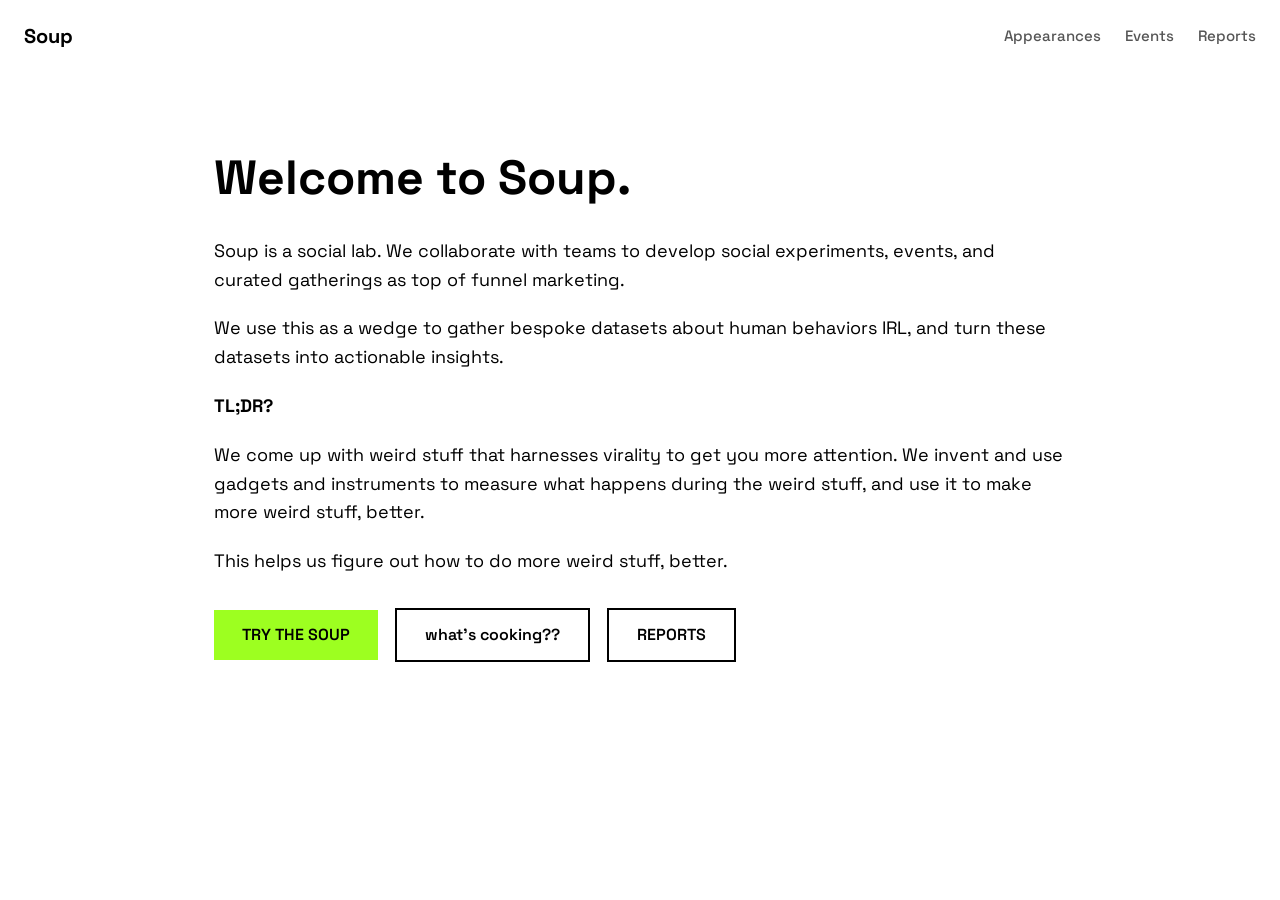
<file: index.html>
<!DOCTYPE html>
<html lang="en">
<head>
  <meta charset="UTF-8">
  <meta name="viewport" content="width=device-width, initial-scale=1.0">
  <title>Soup – Soup is for the people</title>
  <link rel="stylesheet" href="style.css">
</head>
<body>
  <nav>
    <a href="/" class="logo">Soup</a>
    <div class="links">
      <a href="/appearances.html">Appearances</a>
      <a href="/events.html">Events</a>
      <a href="/reports.html">Reports</a>
    </div>
  </nav>

  <div class="container">
    <h1>Welcome to Soup.</h1>

    <p>Soup is a social lab. We collaborate with teams to develop social experiments, events, and curated gatherings as top of funnel marketing.</p>

    <p>We use this as a wedge to gather bespoke datasets about human behaviors IRL, and turn these datasets into actionable insights.</p>

    <p><strong>TL;DR?</strong></p>

    <p>We come up with weird stuff that harnesses virality to get you more attention. We invent and use gadgets and instruments to measure what happens during the weird stuff, and use it to make more weird stuff, better.</p>

    <p>This helps us figure out how to do more weird stuff, better.</p>

    <div class="buttons">
      <a href="mailto:t@trysoup.xyz" class="btn">TRY THE SOUP</a>
      <a href="/events.html" class="btn outline">what's cooking??</a>
      <a href="/reports.html" class="btn outline">REPORTS</a>
    </div>
  </div>

</body>
</html>
</file>
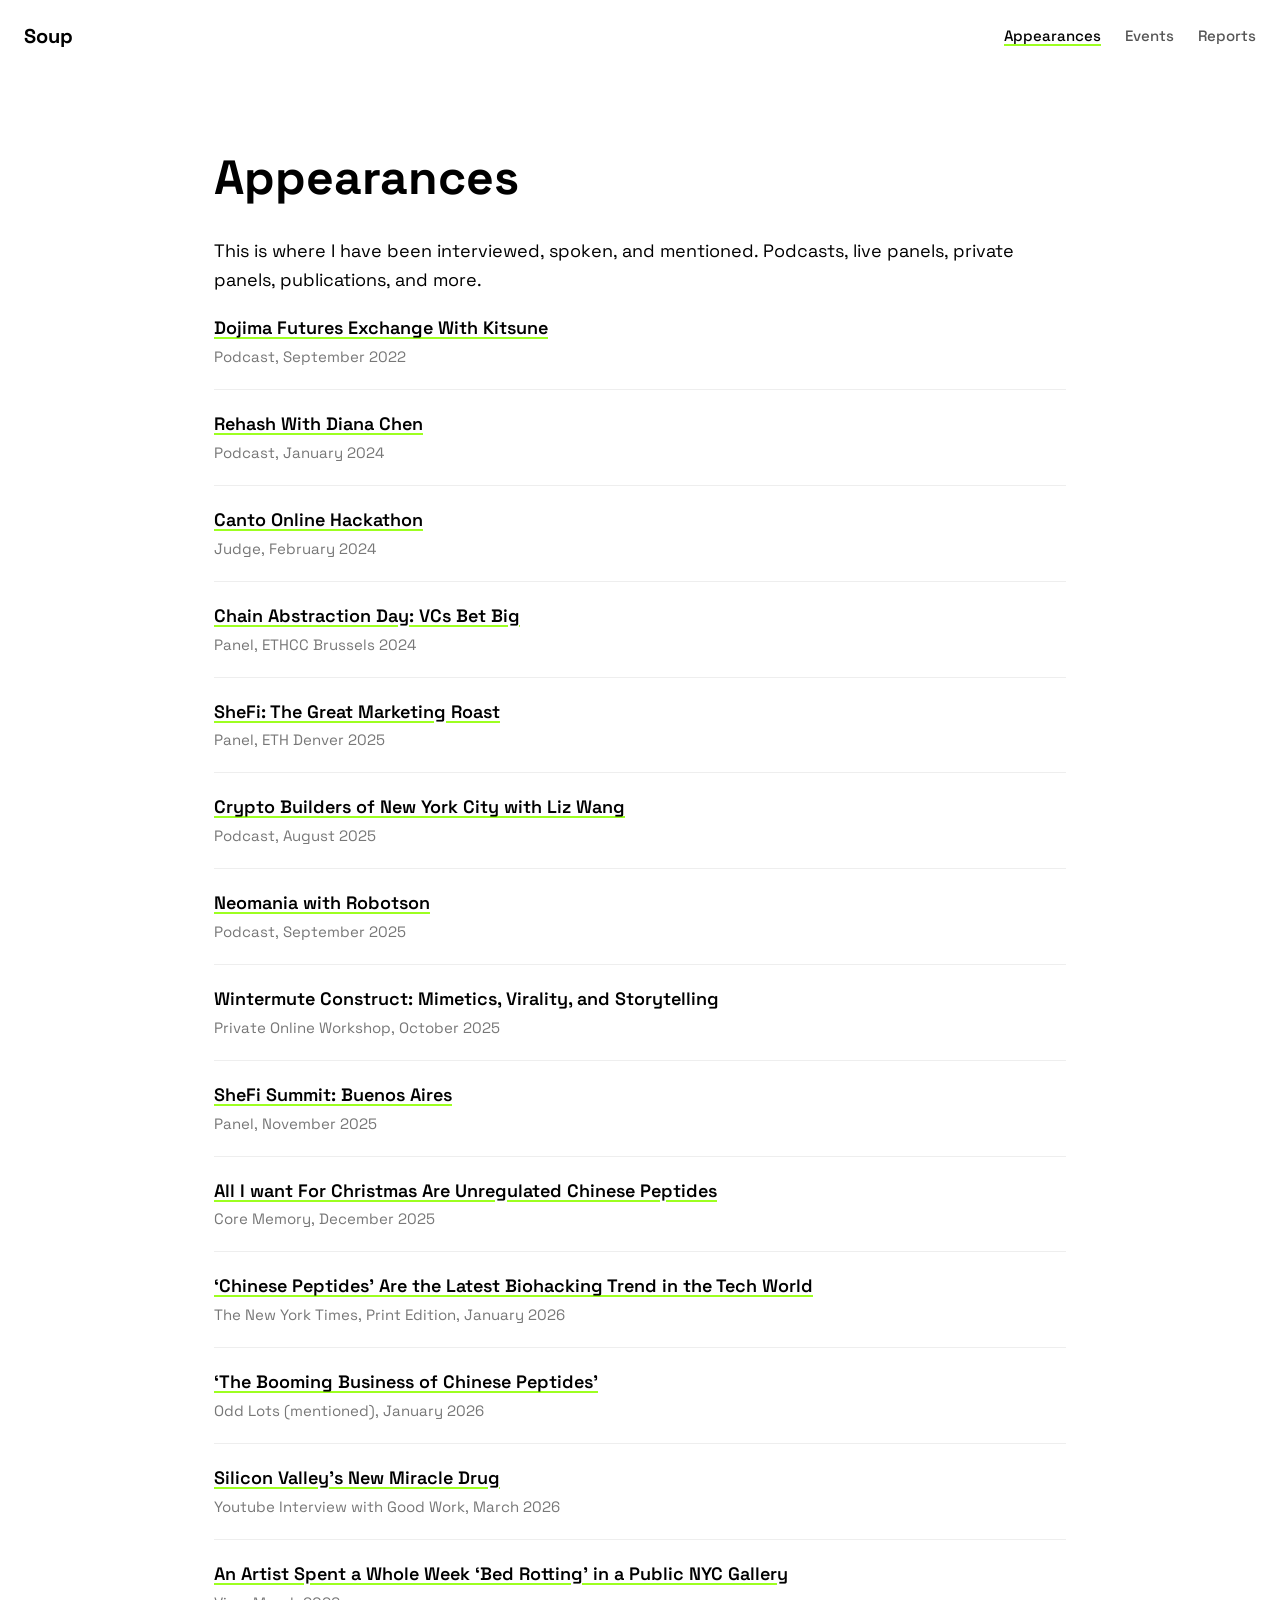
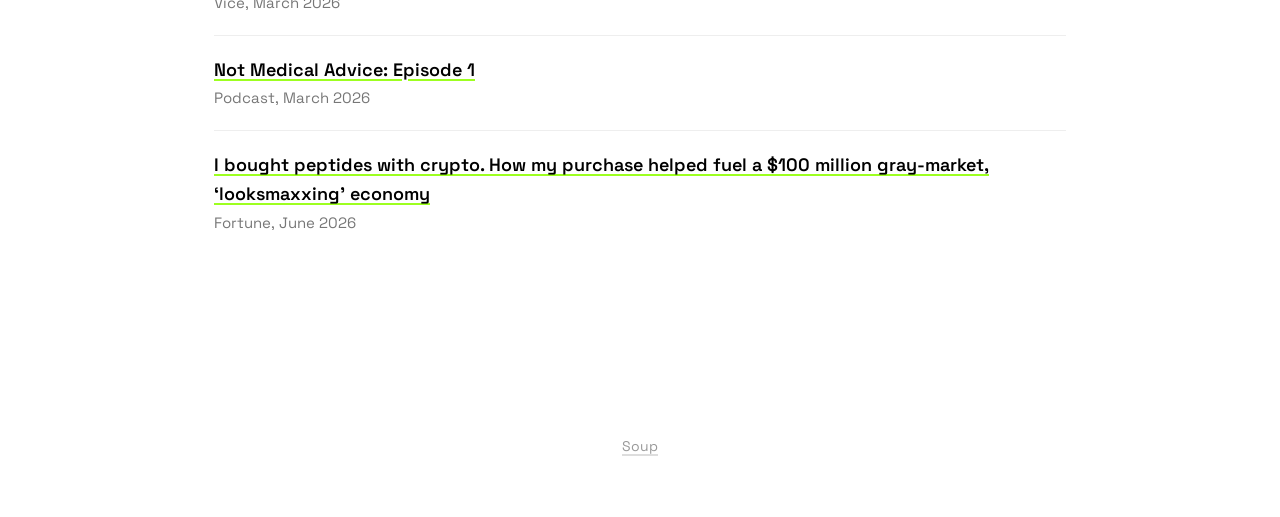
<file: appearances.html>
<!DOCTYPE html>
<html lang="en">
<head>
  <meta charset="UTF-8">
  <meta name="viewport" content="width=device-width, initial-scale=1.0">
  <title>Appearances – Soup</title>
  <link rel="stylesheet" href="style.css">
</head>
<body>
  <nav>
    <a href="/" class="logo">Soup</a>
    <div class="links">
      <a href="/appearances.html" class="active">Appearances</a>
      <a href="/events.html">Events</a>
      <a href="/reports.html">Reports</a>
    </div>
  </nav>

  <div class="container">
    <h1>Appearances</h1>
    <p>This is where I have been interviewed, spoken, and mentioned. Podcasts, live panels, private panels, publications, and more.</p>

    <div class="appearance">
      <a href="https://x.com/DojimaFutures/status/1570541175362441216">Dojima Futures Exchange With Kitsune</a>
      <div class="meta">Podcast, September 2022</div>
    </div>

    <div class="appearance">
      <a href="https://www.youtube.com/watch?v=RE9GlKeXQ3Y">Rehash With Diana Chen</a>
      <div class="meta">Podcast, January 2024</div>
    </div>

    <div class="appearance">
      <a href="https://canto.mirror.xyz/R61YoLOqHTItQv1mFRR_PZM1qqmbIg2I9jLAQmZz94Y">Canto Online Hackathon</a>
      <div class="meta">Judge, February 2024</div>
    </div>

    <div class="appearance">
      <a href="https://luma.com/ChADay_EthCC2024">Chain Abstraction Day: VCs Bet Big</a>
      <div class="meta">Panel, ETHCC Brussels 2024</div>
    </div>

    <div class="appearance">
      <a href="https://luma.com/0xsf7b0j?tk=9q35Sp">SheFi: The Great Marketing Roast</a>
      <div class="meta">Panel, ETH Denver 2025</div>
    </div>

    <div class="appearance">
      <a href="https://x.com/cryptonycpod/status/1955314170406002775">Crypto Builders of New York City with Liz Wang</a>
      <div class="meta">Podcast, August 2025</div>
    </div>

    <div class="appearance">
      <a href="https://open.spotify.com/episode/3sa2uEnxHNoWY442WmcZ5a?si=_UdGZedXSt26n3mSseSVqg">Neomania with Robotson</a>
      <div class="meta">Podcast, September 2025</div>
    </div>

    <div class="appearance">
      <span style="font-weight: 600; font-size: 18px;">Wintermute Construct: Mimetics, Virality, and Storytelling</span>
      <div class="meta">Private Online Workshop, October 2025</div>
    </div>
    
<div class="appearance">
      <span style="font-weight: 600; font-size: 18px;"><a href="https://luma.com/y9pgwz8b">SheFi Summit: Buenos Aires</a> </span>
      <div class="meta">Panel, November 2025</div>
    </div>

<div class="appearance">
      <span style="font-weight: 600; font-size: 18px;"><a href="https://www.corememory.com/p/sf-rave-chinese-peptides">All I want For Christmas Are Unregulated Chinese Peptides</a> </span>
      <div class="meta">Core Memory, December 2025</div>
    </div>


       <div class="appearance">
      <span style="font-weight: 600; font-size: 18px;"><A href="https://www.nytimes.com/2026/01/03/business/chinese-peptides-silicon-valley.html">‘Chinese Peptides’ Are the Latest Biohacking Trend in the Tech World</A></span>
      <div class="meta">The New York Times, Print Edition, January 2026</div>
    </div>
           <div class="appearance">
      <span style="font-weight: 600; font-size: 18px;"><A href="https://podcasts.apple.com/id/podcast/the-booming-business-of-chinese-peptides/id1056200096?i=1000741967543">‘The Booming Business of Chinese Peptides'</A></span>
      <div class="meta">Odd Lots (mentioned), January 2026</div>
    </div>

    
    <div class="appearance">
      <span style="font-weight: 600; font-size: 18px;"><A href="https://www.youtube.com/watch?v=W0ltbBby9FU">Silicon Valley's New Miracle Drug</A></span>
      <div class="meta">Youtube Interview with Good Work, March 2026</div>
    </div>

    
    <div class="appearance">
      <span style="font-weight: 600; font-size: 18px;"><A href="https://www.vice.com/en/article/alison-long-artist-bedrotting-nyc/?is_login=1773077879061">An Artist Spent a Whole Week ‘Bed Rotting’ in a Public NYC Gallery</A></span>
      <div class="meta">Vice, March 2026</div>
    </div>

     <div class="appearance">
      <span style="font-weight: 600; font-size: 18px;"><A href="https://x.com/BoysClubWorld/status/2032462883943051436">Not Medical Advice: Episode 1</A></span>
      <div class="meta">Podcast, March 2026</div>
    </div>

    <div class="appearance">
      <span style="font-weight: 600; font-size: 18px;"><A href="https://fortune.com/2026/06/04/peptides-crypto-looksmaxxing-economy-chainalysis-report-100-million/">I bought peptides with crypto. How my purchase helped fuel a $100 million gray-market, ‘looksmaxxing’ economy</A></span>
      <div class="meta">Fortune, June 2026</div>
    </div>


  </div>

  <footer>
    <p><a href="/">Soup</a></p>
  </footer>
</body>
</html>
</file>
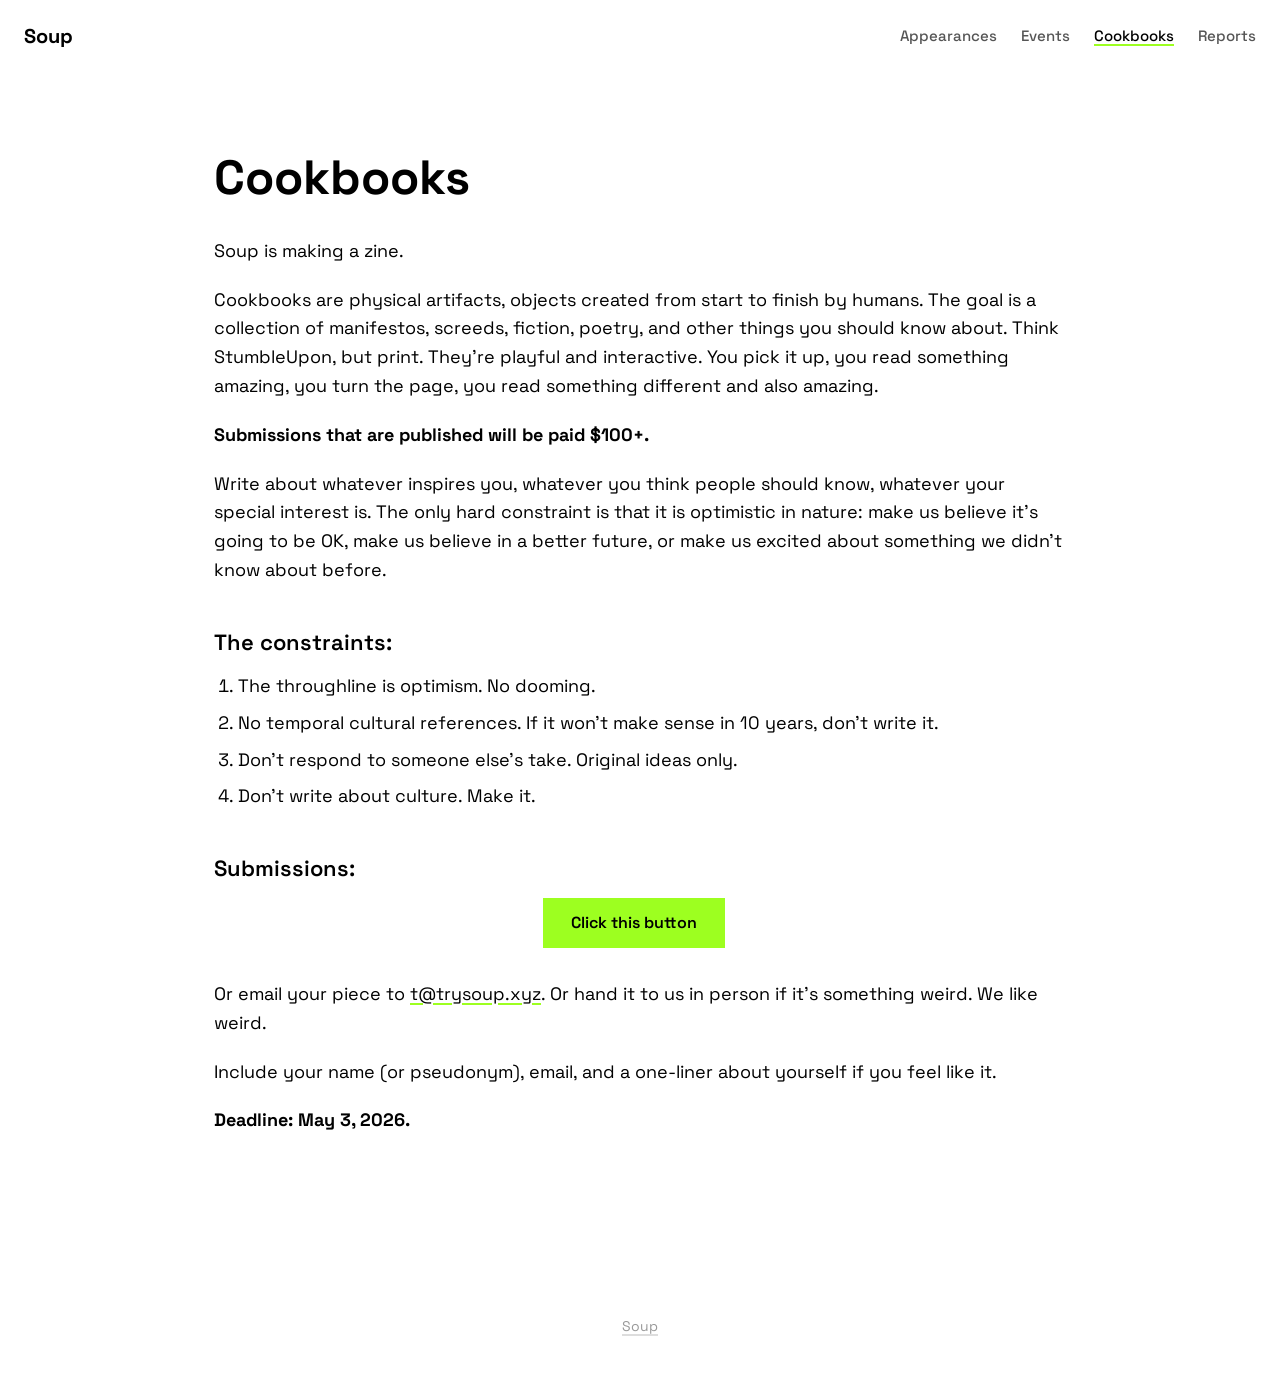
<file: cookbooks.html>
<!DOCTYPE html>
<html lang="en">
<head>
  <meta charset="UTF-8">
  <meta name="viewport" content="width=device-width, initial-scale=1.0">
  <title>Cookbooks – Soup</title>
  <link rel="stylesheet" href="style.css">
</head>
<body>
  <nav>
    <a href="/" class="logo">Soup</a>
    <div class="links">
      <a href="/appearances.html">Appearances</a>
      <a href="/events.html">Events</a>
      <a href="/cookbooks.html" class="active">Cookbooks</a>
      <a href="/reports.html">Reports</a>
    </div>
  </nav>

  <div class="container">
    <h1>Cookbooks</h1>

    <p>Soup is making a zine.</p>

    <p>Cookbooks are physical artifacts, objects created from start to finish by humans. The goal is a collection of manifestos, screeds, fiction, poetry, and other things you should know about. Think StumbleUpon, but print. They're playful and interactive. You pick it up, you read something amazing, you turn the page, you read something different and also amazing.</p>

    <p><strong>Submissions that are published will be paid $100+.</strong></p>

    <p>Write about whatever inspires you, whatever you think people should know, whatever your special interest is. The only hard constraint is that it is optimistic in nature: make us believe it's going to be OK, make us believe in a better future, or make us excited about something we didn't know about before.</p>

    <h3>The constraints:</h3>
    <ol>
      <li>The throughline is optimism. No dooming.</li>
      <li>No temporal cultural references. If it won't make sense in 10 years, don't write it.</li>
      <li>Don't respond to someone else's take. Original ideas only.</li>
      <li>Don't write about culture. Make it.</li>
    </ol>

    <h3>Submissions:</h3>
    <p style="text-align: center;"><a href="https://forms.gle/9Djst5tvprVxHqcw6" class="btn">Click this button</a></p>

    <p>Or email your piece to <a href="mailto:t@trysoup.xyz">t@trysoup.xyz</a>. Or hand it to us in person if it's something weird. We like weird.</p>

    <p>Include your name (or pseudonym), email, and a one-liner about yourself if you feel like it.</p>

    <p><strong>Deadline: May 3, 2026.</strong></p>
  </div>

  <footer>
    <p><a href="/">Soup</a></p>
  </footer>
</body>
</html>
</file>
<file: style.css>
@import url('https://fonts.googleapis.com/css2?family=Space+Grotesk:wght@300;400;500;600;700&display=swap');

* {
  margin: 0;
  padding: 0;
  box-sizing: border-box;
}

body {
  font-family: 'Space Grotesk', sans-serif;
  background: #fff;
  color: #000;
  line-height: 1.6;
  font-size: 18px;
}

a {
  color: #000;
  text-decoration: underline;
  text-decoration-color: #9DFF20;
  text-underline-offset: 3px;
  text-decoration-thickness: 2px;
}

a:hover {
  color: #9DFF20;
}

.container {
  max-width: 900px;
  margin: 0 auto;
  padding: 80px 24px 120px;
}

/* Navigation */
nav {
  padding: 20px 24px;
  display: flex;
  justify-content: space-between;
  align-items: center;
}

nav .logo {
  font-weight: 700;
  font-size: 20px;
  text-decoration: none;
  color: #000;
}

nav .logo:hover {
  color: #9DFF20;
}

nav .links {
  display: flex;
  gap: 24px;
  flex-wrap: wrap;
}

nav .links a {
  text-decoration: none;
  font-size: 15px;
  font-weight: 500;
  color: #555;
}

nav .links a:hover {
  color: #9DFF20;
}

nav .links a.active {
  color: #000;
  text-decoration: underline;
  text-decoration-color: #9DFF20;
  text-underline-offset: 3px;
  text-decoration-thickness: 2px;
}

/* Page titles */
h1 {
  font-size: 48px;
  font-weight: 700;
  margin-bottom: 32px;
  line-height: 1.1;
}

h2 {
  font-size: 28px;
  font-weight: 600;
  margin-top: 48px;
  margin-bottom: 16px;
}

h3 {
  font-size: 22px;
  font-weight: 600;
  margin-top: 40px;
  margin-bottom: 12px;
}

p {
  margin-bottom: 20px;
}

/* Buttons */
.btn {
  display: inline-block;
  padding: 12px 28px;
  background: #9DFF20;
  color: #000;
  text-decoration: none;
  font-weight: 600;
  font-size: 16px;
  margin-right: 12px;
  margin-bottom: 12px;
  transition: background 0.2s;
}

.btn:hover {
  background: #8ae619;
  color: #000;
}

.btn.outline {
  background: transparent;
  border: 2px solid #000;
}

.btn.outline:hover {
  background: #000;
  color: #9DFF20;
}

.buttons {
  margin-top: 32px;
}

/* Lists */
ol, ul {
  margin-bottom: 24px;
  padding-left: 24px;
}

li {
  margin-bottom: 8px;
}

/* Events */
.event {
  margin-bottom: 32px;
}

.event .date {
  font-weight: 600;
  font-size: 15px;
  color: #9DFF20;
  text-transform: uppercase;
  letter-spacing: 0.5px;
}

.event .name {
  font-size: 22px;
  font-weight: 600;
  margin: 4px 0;
}

.event .venue {
  color: #555;
  font-size: 16px;
}

.event .with {
  color: #777;
  font-size: 15px;
  font-style: italic;
}

/* Appearances */
.appearance {
  margin-bottom: 20px;
  padding-bottom: 20px;
  border-bottom: 1px solid #eee;
}

.appearance:last-child {
  border-bottom: none;
}

.appearance a {
  font-weight: 600;
  font-size: 18px;
}

.appearance .meta {
  color: #777;
  font-size: 15px;
  margin-top: 2px;
}

/* Year headers */
.year {
  font-size: 36px;
  font-weight: 700;
  letter-spacing: 1px;
  color: #000;
  margin-top: 48px;
  margin-bottom: 24px;
}

.year:first-child {
  margin-top: 0;
}

/* Footer */
footer {
  padding: 40px 24px;
  text-align: center;
  color: #999;
  font-size: 14px;
}

footer .footer-links {
  display: flex;
  justify-content: center;
  flex-wrap: wrap;
  gap: 12px;
  margin-top: 10px;
}

footer a {
  color: #999;
  text-decoration-color: #ddd;
}

footer a:hover {
  color: #9DFF20;
}

/* Responsive */
@media (max-width: 600px) {
  h1 {
    font-size: 36px;
  }

  nav {
    flex-direction: column;
    gap: 12px;
  }

  nav .links {
    gap: 16px;
  }

  .container {
    padding: 40px 20px 80px;
  }
}
</file>
